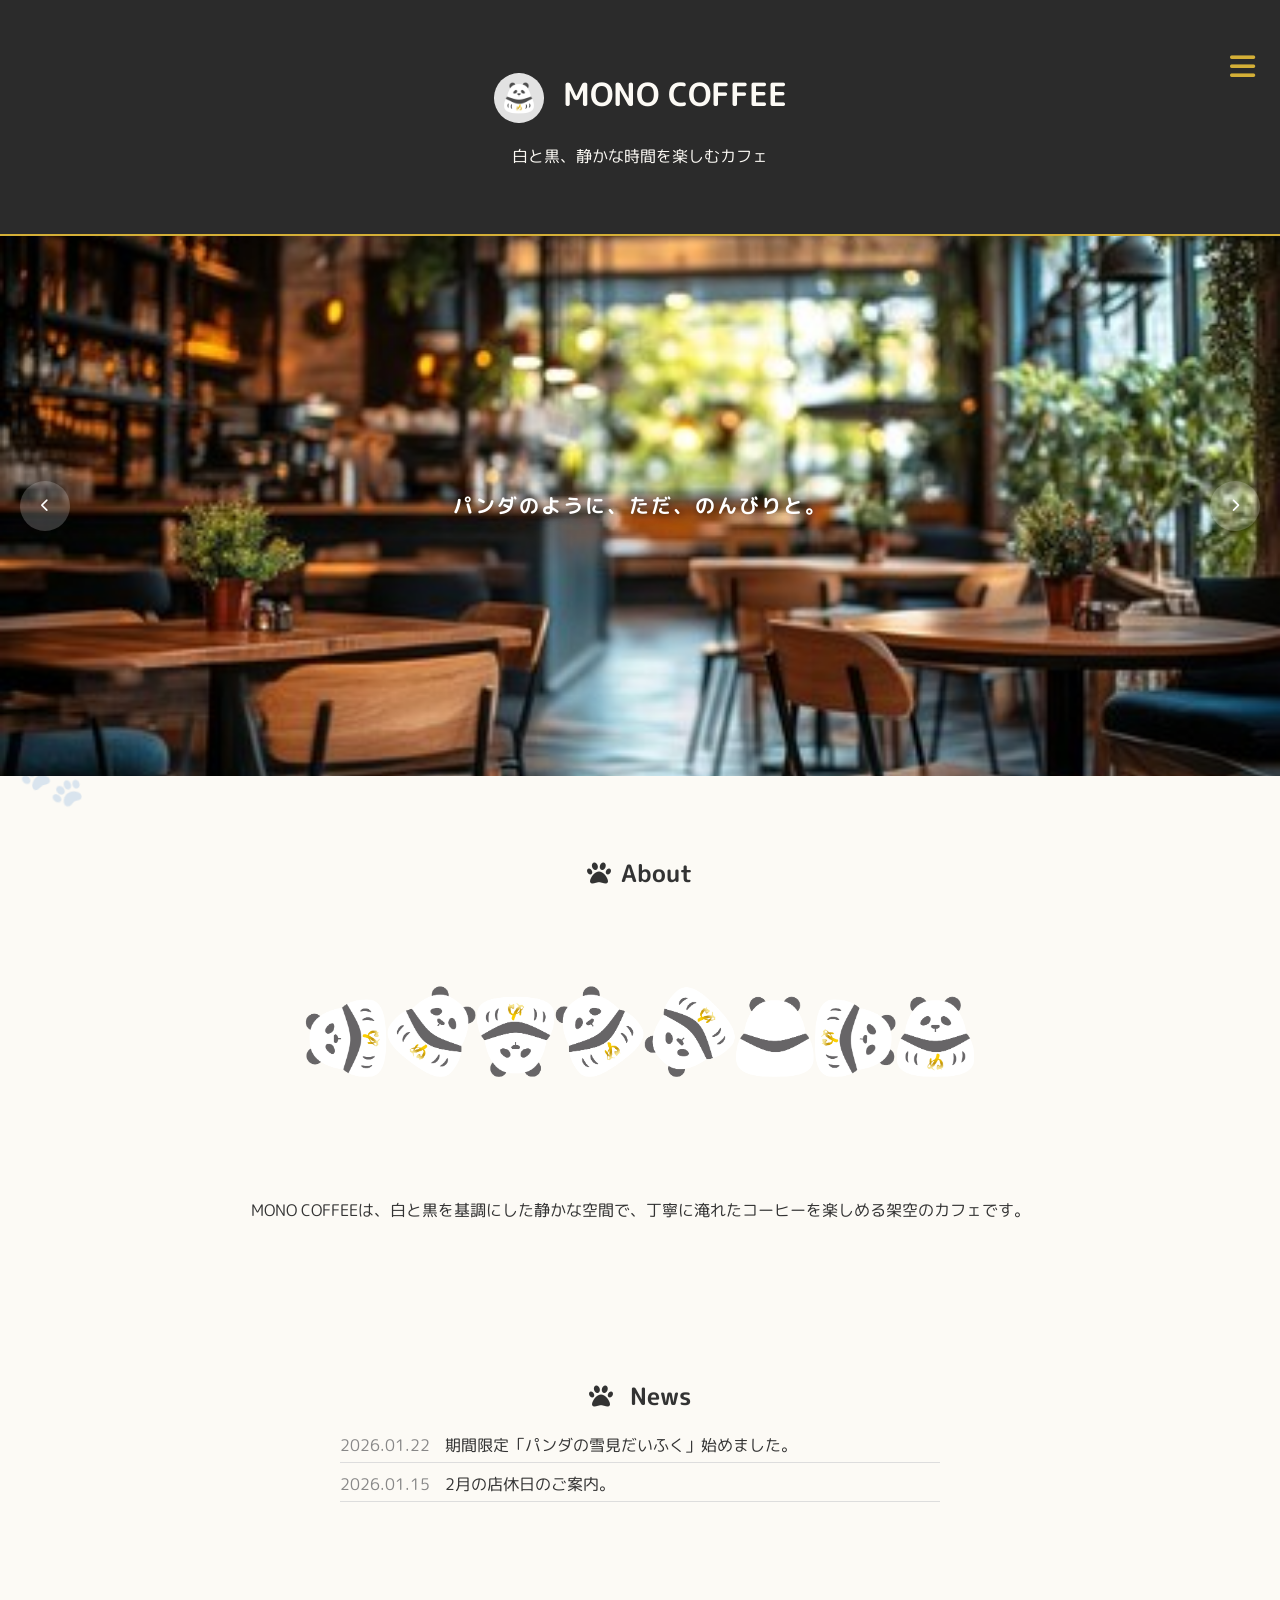
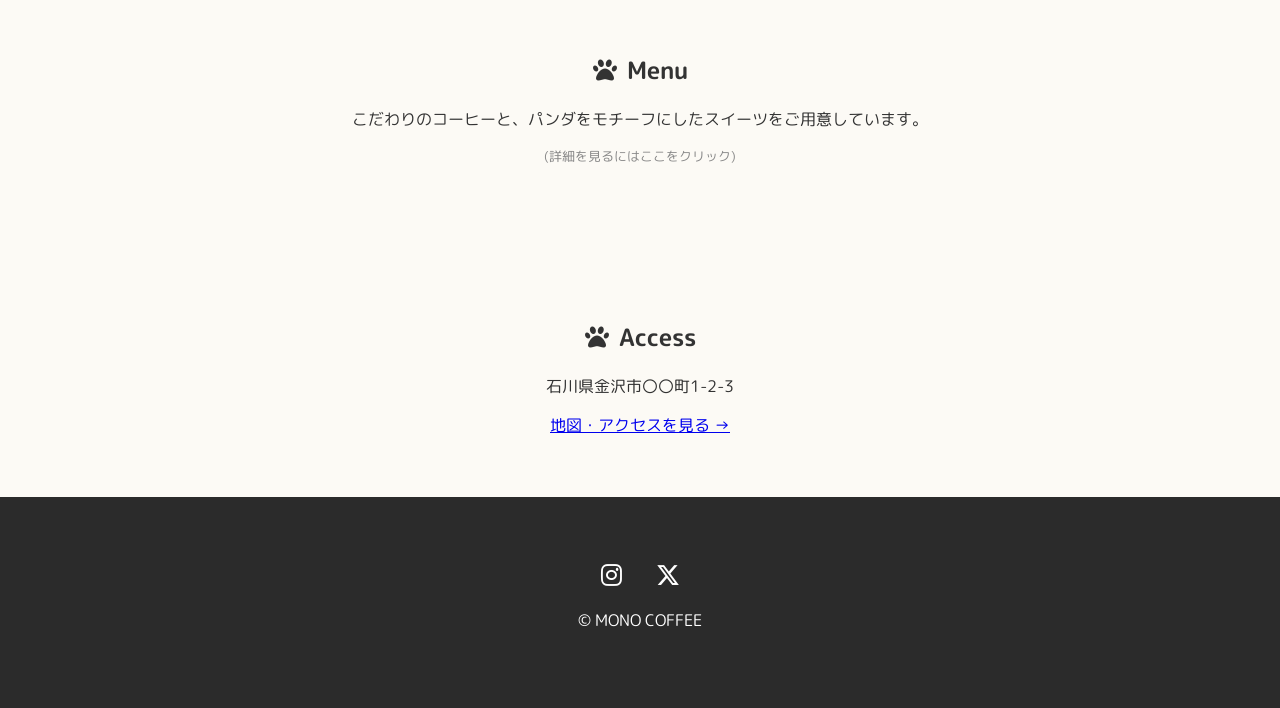
<file: index.html>
<!DOCTYPE html>
<html lang="ja">
<head>
  <meta charset="UTF-8">
  <title>MONO COFFEE</title>
  <link rel="preconnect" href="https://fonts.googleapis.com">
  <link rel="preconnect" href="https://fonts.gstatic.com" crossorigin>
  <link href="https://fonts.googleapis.com/css2?family=M+PLUS+Rounded+1c:wght@400;700&display=swap" rel="stylesheet">
  <link rel="stylesheet" href="https://cdnjs.cloudflare.com/ajax/libs/font-awesome/6.5.1/css/all.min.css">
  <link rel="stylesheet" href="css/style.css">
  <meta name="viewport" content="width=device-width, initial-scale=1.0">
</head>
<body>

  <header>
    <h1>
      <a href="index.html" style="color: inherit; text-decoration: none;">
        <img src="images/panda-logo.JPG" alt="logo" style="height: 50px; vertical-align: middle; margin-right: 10px; border-radius: 50%;">
        MONO COFFEE
      </a>
    </h1>
    <nav>
      <div class="menu-icon"><i class="fa-solid fa-bars"></i></div>
      <ul>
        <li><a href="index.html">Top</a></li>
        <li><a href="concept.html">Concept</a></li>
        <li><a href="index.html#about">About</a></li>
        <li><a href="menu.html">Menu</a></li>
        <li><a href="access.html">Access</a></li>
        <li><a href="reservation.html">Reservation</a></li>
      </ul>
    </nav>
    <p>白と黒、静かな時間を楽しむカフェ</p>
  </header>

  <section class="hero">
    <div class="slider">
      <div class="slide active" style="background-image: url('images/cafe-interior.jpg');"></div>
      <div class="slide" style="background-image: url('images/hero-bg-1.jpg');"></div>
      <div class="slide" style="background-image: url('https://images.unsplash.com/photo-1509042239860-f550ce710b93?auto=format&fit=crop&q=80&w=1000');"></div>
    </div>

    <div class="hero-content">
      <p>パンダのように、ただ、のんびりと。</p>
    </div>

    <button class="slider-prev" id="prevBtn"><i class="fa-solid fa-chevron-left"></i></button>
    <button class="slider-next" id="nextBtn"><i class="fa-solid fa-chevron-right"></i></button>
  </section>

  <main>
    <section id="about" class="about">
      <h2><i class="fa-solid fa-paw" style="margin-right: 10px;"></i>About</h2>
      <div class="container">
        <div class="about-image">
          <img src="images/panda-line.JPG"  alt="About Panda">
        </div>
        <div class="about-text">
          <p>MONO COFFEEは、白と黒を基調にした静かな空間で、丁寧に淹れたコーヒーを楽しめる架空のカフェです。</p>
        </div>
      </div>
    </section>

    <section id="news" class="news">
  <h2><i class="fa-solid fa-paw"></i> News</h2>
  <ul style="list-style: none; padding: 0; max-width: 600px; margin: 0 auto; text-align: left;">
    <li style="margin-bottom: 10px; border-bottom: 1px solid #ddd; padding-bottom: 5px;">
      <span style="color: #888; margin-right: 15px;">2026.01.22</span> 期間限定「パンダの雪見だいふく」始めました。
    </li>
    <li style="margin-bottom: 10px; border-bottom: 1px solid #ddd; padding-bottom: 5px;">
      <span style="color: #888; margin-right: 15px;">2026.01.15</span> 2月の店休日のご案内。
    </li>
  </ul>
</section>

    <section id="menu" class="menu">
      <a href="menu.html" style="text-decoration: none; color: inherit;">
        <h2><i class="fa-solid fa-paw" style="margin-right: 10px;"></i>Menu</h2>
        <p>こだわりのコーヒーと、パンダをモチーフにしたスイーツをご用意しています。</p>
        <p style="color: #888; font-size: 0.8rem;">(詳細を見るにはここをクリック)</p>
      </a>
    </section>

    <section id="access" class="access">
      <h2><i class="fa-solid fa-paw" style="margin-right: 10px;"></i>Access</h2>
      <p>石川県金沢市〇〇町1-2-3</p>
      <a href="access.html" class="access-link">地図・アクセスを見る →</a>
    </section>
  </main>

  <footer>
    <div class="sns-links">
      <a href="#"><i class="fa-brands fa-instagram"></i></a>
      <a href="#"><i class="fa-brands fa-x-twitter"></i></a>
    </div>
    <p>© MONO COFFEE</p>
  </footer>

  <script src="js/script.js"></script>
</body>
</html>
</file>
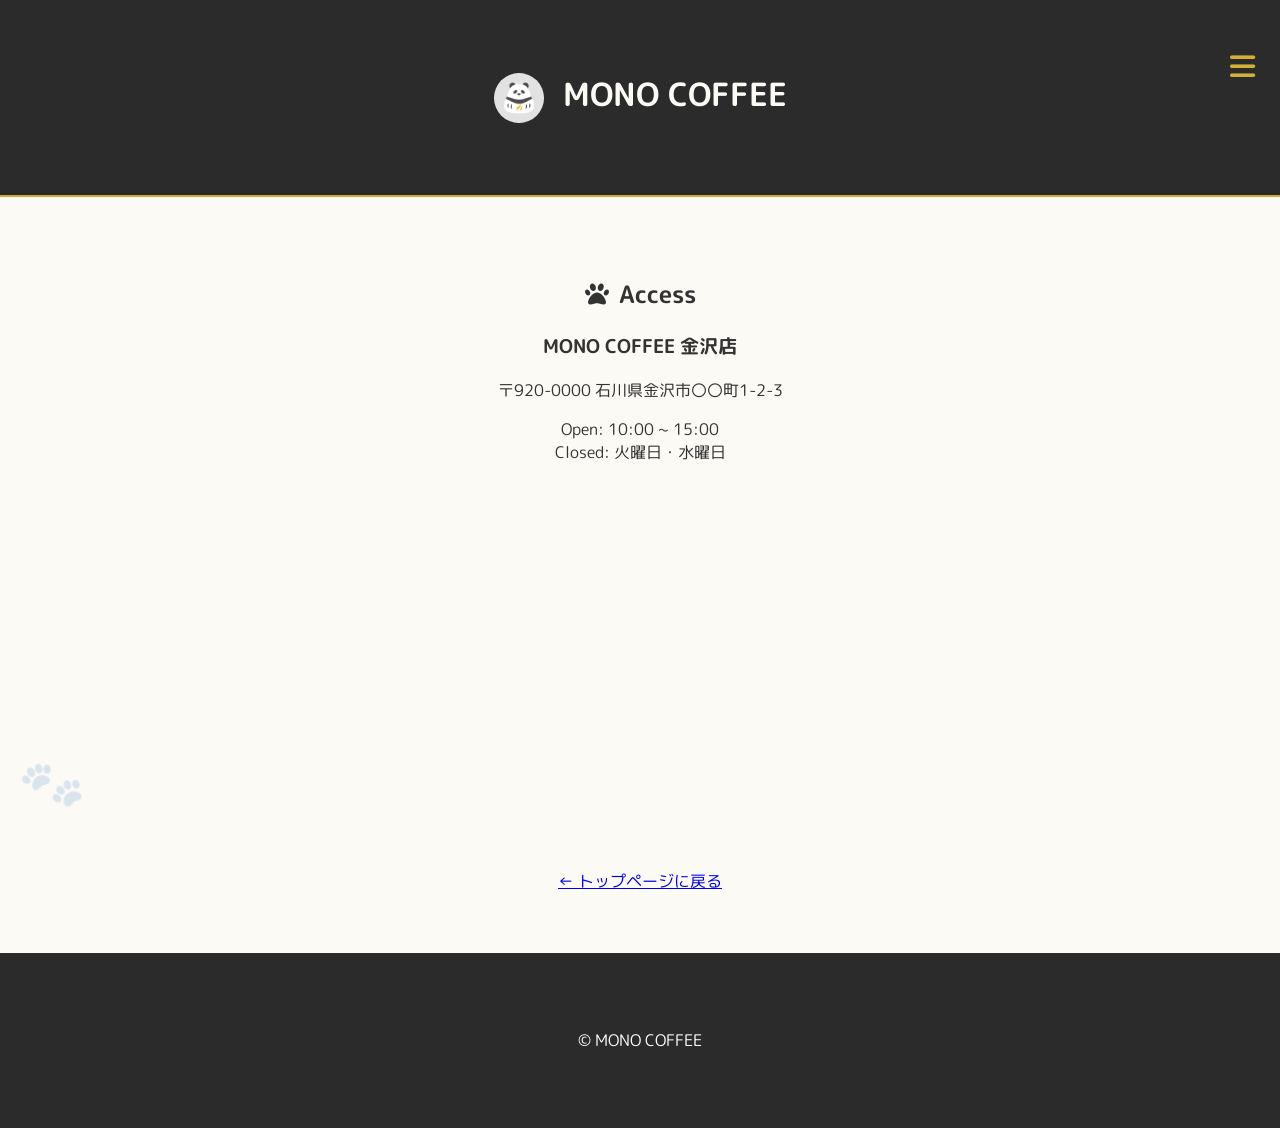
<file: access.html>
<!DOCTYPE html>
<html lang="ja">
<head>
  <meta charset="UTF-8">
  <title>Access - MONO COFFEE</title>
  <meta name="viewport" content="width=device-width, initial-scale=1.0">
  
  <link rel="preconnect" href="https://fonts.googleapis.com">
  <link rel="preconnect" href="https://fonts.gstatic.com" crossorigin>
  <link href="https://fonts.googleapis.com/css2?family=M+PLUS+Rounded+1c:wght@400;700&display=swap" rel="stylesheet">
  <link rel="stylesheet" href="https://cdnjs.cloudflare.com/ajax/libs/font-awesome/6.5.1/css/all.min.css">
  
  <link rel="stylesheet" href="css/style.css">
</head>
<body>

  <header class="menu-header">
    <h1>
      <a href="index.html" style="color: inherit; text-decoration: none;">
        <img src="images/panda-logo.JPG" alt="logo" style="height: 50px; vertical-align: middle; margin-right: 10px; border-radius: 50%;">
        MONO COFFEE
      </a>
    </h1>
    <div class="menu-icon"><i class="fa-solid fa-bars"></i></div>
    <nav>
      <ul>
        <li><a href="index.html">Top</a></li>
        <li><a href="concept.html">Concept</a></li>
        <li><a href="index.html#about">About</a></li>
        <li><a href="menu.html">Menu</a></li>
        <li><a href="access.html">Access</a></li>
        <li><a href="reservation.html">Reservation</a></li>
      </ul>
    </nav>
  </header>

  <main>
    <section class="access-page">
      <h2><i class="fa-solid fa-paw" style="margin-right: 10px;"></i>Access</h2>
      
      <div class="access-container">
        <div class="access-info">
          <h3>MONO COFFEE 金沢店</h3>
          <p class="address">〒920-0000 石川県金沢市〇〇町1-2-3</p>
          
          <div class="info-item">
            <span class="label">Open:</span>
            <span class="detail">10:00 ~ 15:00</span>
          </div>
          <div class="info-item">
            <span class="label">Closed:</span>
            <span class="detail">火曜日・水曜日</span>
          </div>
        </div>

        <div class="map-area">
        <iframe 
         src="https://www.google.com/maps/embed?pb=!1m18!1m12!1m3!1d3204.3729574221713!2d136.6542151!3d36.5658639!2m3!1f0!2f0!3f0!3m2!1i1024!2i768!4f13.1!3m3!1m2!1s0x5ff83366914594c7%3A0xc3f942954f923171!2z6YeR5rKi6aeF!5e0!3m2!1sja!2sjp!4v1705880000000" 
         width="100%" height="350" style="border:0;" allowfullscreen="" loading="lazy">
        </iframe>
        </div>
      </div>

      <div style="margin-top: 50px;">
        <a href="index.html" class="access-link">← トップページに戻る</a>
      </div>
    </section>
  </main>

  <footer>
    <p>© MONO COFFEE</p>
  </footer>

<script src="js/script.js"></script>
</body>
</html>
</file>
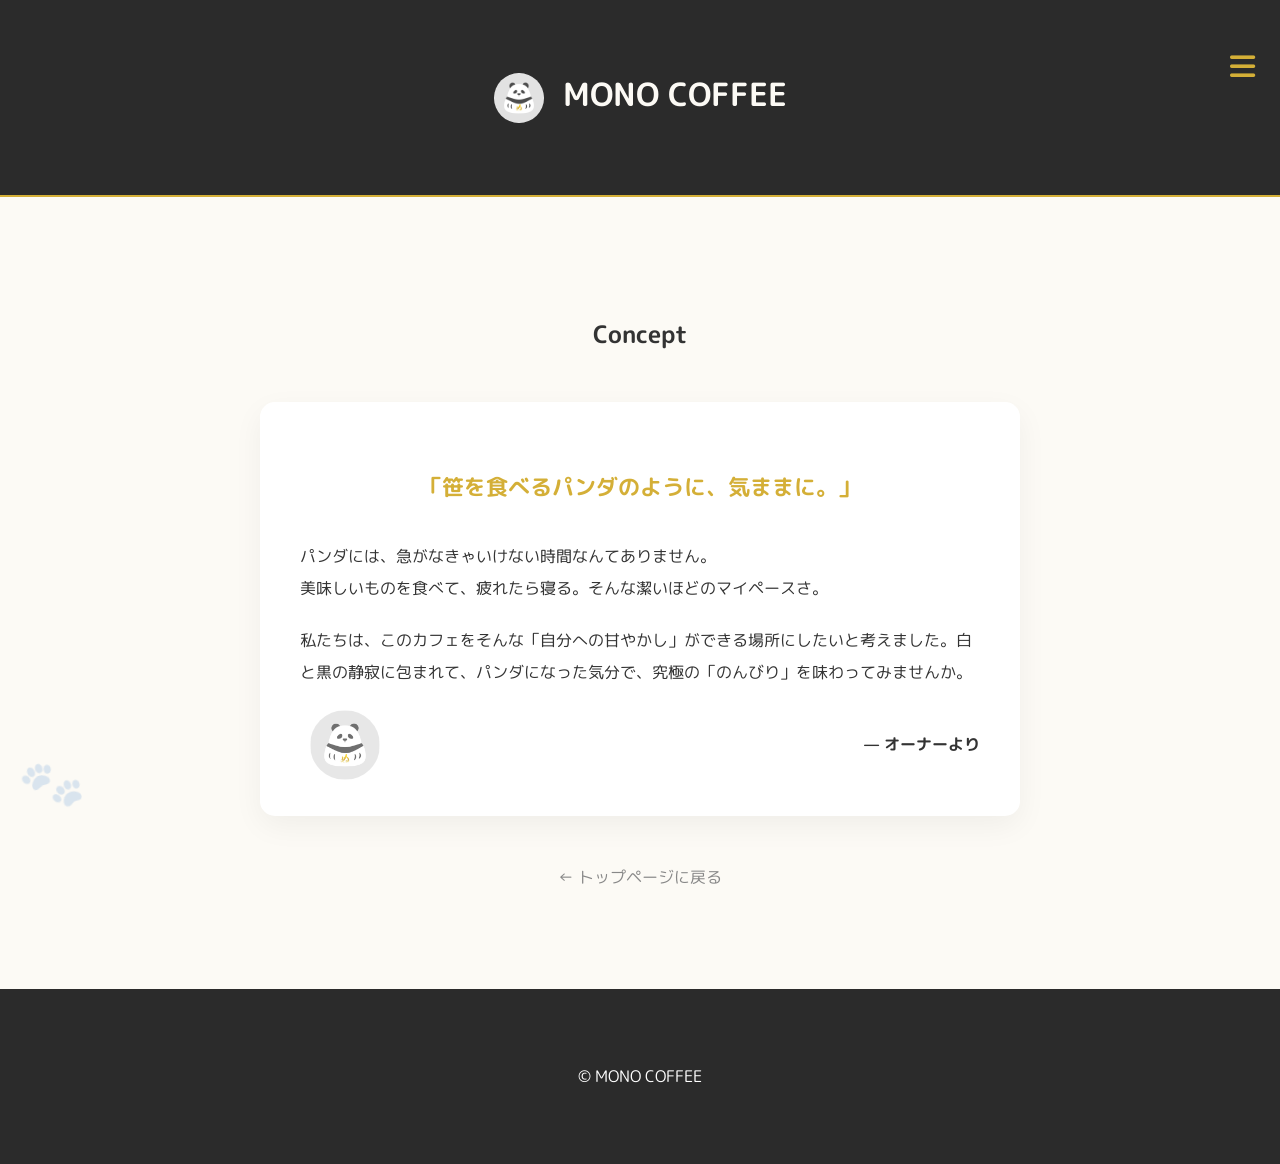
<file: concept.html>
<!DOCTYPE html>
<html lang="ja">
<head>
  <meta charset="UTF-8">
  <title>Concept - MONO COFFEE</title>
  <link rel="preconnect" href="https://fonts.googleapis.com">
  <link rel="preconnect" href="https://fonts.gstatic.com" crossorigin>
  <link href="https://fonts.googleapis.com/css2?family=M+PLUS+Rounded+1c:wght@400;700&display=swap" rel="stylesheet">
  <link rel="stylesheet" href="https://cdnjs.cloudflare.com/ajax/libs/font-awesome/6.5.1/css/all.min.css">
  <link rel="stylesheet" href="css/style.css">
  <meta name="viewport" content="width=device-width, initial-scale=1.0">
</head>
<body>

  <header>
    <h1>
      <a href="index.html" style="color: inherit; text-decoration: none;">
        <img src="images/panda-logo.JPG" alt="logo" style="height: 50px; vertical-align: middle; margin-right: 10px; border-radius: 50%;">
        MONO COFFEE
      </a>
    </h1>
    <nav>
      <div class="menu-icon"><i class="fa-solid fa-bars"></i></div>
      <ul>
         <li><a href="index.html">Top</a></li>
        <li><a href="concept.html">Concept</a></li>
        <li><a href="index.html#about">About</a></li>
        <li><a href="menu.html">Menu</a></li>
        <li><a href="access.html">Access</a></li>
        <li><a href="reservation.html">Reservation</a></li>
      </ul>
    </nav>
  </header>

  <main>
    <section class="concept-page" style="padding: 100px 20px; text-align: center; max-width: 800px; margin: 0 auto;">
      <h2 style="margin-bottom: 50px;">Concept</h2>
      
      <div style="background-color: #fff; padding: 40px; border-radius: 15px; box-shadow: 0 10px 30px rgba(0,0,0,0.05); line-height: 2; position: relative;">
        <p style="font-size: 1.4rem; font-weight: bold; color: #d4af37; margin-bottom: 30px;">
          「笹を食べるパンダのように、気ままに。」
        </p>
        <p style="text-align: left; margin-bottom: 20px;">
          パンダには、急がなきゃいけない時間なんてありません。<br>
          美味しいものを食べて、疲れたら寝る。そんな潔いほどのマイペースさ。
        </p>
        <p style="text-align: left; margin-bottom: 40px;">
          私たちは、このカフェをそんな「自分への甘やかし」ができる場所にしたいと考えました。白と黒の静寂に包まれて、パンダになった気分で、究極の「のんびり」を味わってみませんか。
        </p>
        <p style="text-align: right; font-weight: bold;">— オーナーより</p>

        <img src="images/panda-logo.JPG" alt="logo" 
             style="position: absolute; bottom: 35.5px; left: 50px; width: 70px; opacity: 0.8; border-radius: 50%;">
      </div>

      <div style="margin-top: 50px;">
        <a href="index.html" style="text-decoration: none; color: #888;">← トップページに戻る</a>
      </div>
    </section>
  </main>

  <footer>
    <p>© MONO COFFEE</p>
  </footer>

  <script src="js/script.js"></script>
</body>
</html>
</file>
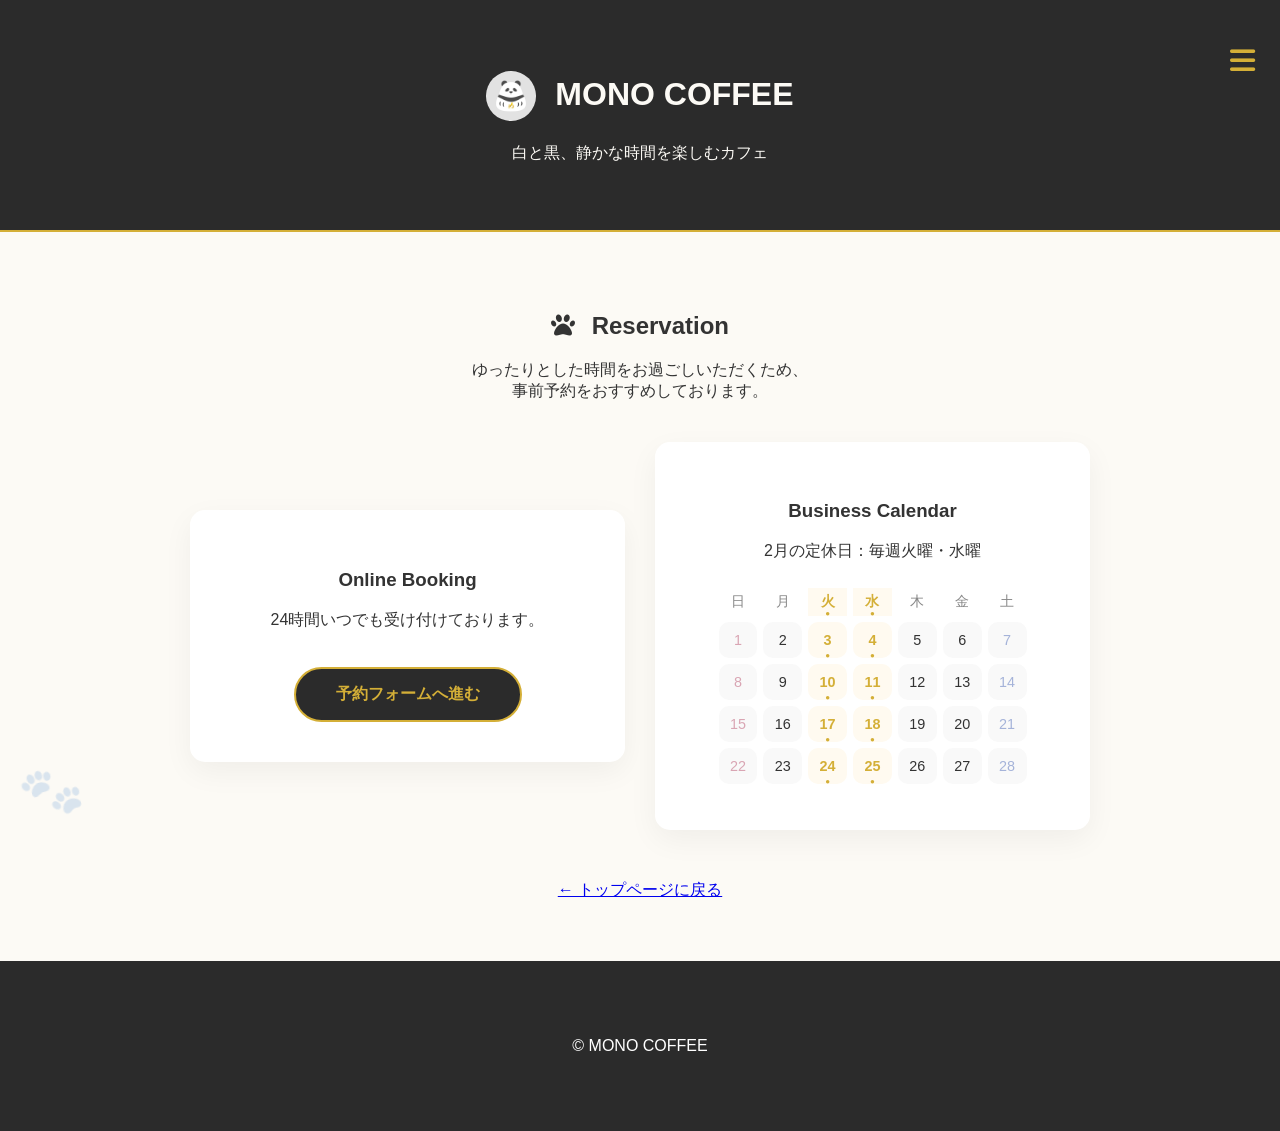
<file: reservation.html>
<!DOCTYPE html>
<html lang="ja">
<head>
  <meta charset="UTF-8">
  <title>Reservation - MONO COFFEE</title>
  <meta name="viewport" content="width=device-width, initial-scale=1.0">
  <link rel="stylesheet" href="css/style.css">
  <link rel="stylesheet" href="https://cdnjs.cloudflare.com/ajax/libs/font-awesome/6.5.1/css/all.min.css">
  </head>
<body>

 <header>
  <h1>
    <a href="index.html" style="color: inherit; text-decoration: none;">
      <img src="images/panda-logo.JPG" alt="logo" style="height: 50px; vertical-align: middle; margin-right: 10px; border-radius: 50%;">
      MONO COFFEE
    </a>
  </h1>
  <nav>
    <div class="menu-icon"><i class="fa-solid fa-bars"></i></div>
    <ul>
        <li><a href="index.html">Top</a></li>
        <li><a href="concept.html">Concept</a></li>
        <li><a href="index.html#about">About</a></li>
        <li><a href="menu.html">Menu</a></li>
        <li><a href="access.html">Access</a></li>
        <li><a href="reservation.html">Reservation</a></li>
    </ul>
  </nav>
  <p>白と黒、静かな時間を楽しむカフェ</p>
</header>

  <main>
    <section class="reservation-page">
      <h2><i class="fa-solid fa-paw"></i> Reservation</h2>
      <p>ゆったりとした時間をお過ごしいただくため、<br>事前予約をおすすめしております。</p>

      <div class="container">
        <div class="reserve-card">
          <h3>Online Booking</h3>
          <p>24時間いつでも受け付けております。</p>
          <a href="#" class="reserve-button">予約フォームへ進む</a>
        </div>

        <div class="calendar-card">
          <h3>Business Calendar</h3>
          <p>2月の定休日：毎週火曜・水曜</p>
    <table class="calendar-table">
        <thead>
        <tr><th>日</th><th>月</th><th class="off">火</th><th class="off">水</th><th>木</th><th>金</th><th>土</th></tr>
        </thead>
    <tbody>
        <tr><td>1</td><td>2</td><td class="off">3</td><td class="off">4</td><td>5</td><td>6</td><td>7</td></tr>
        <tr><td>8</td><td>9</td><td class="off">10</td><td class="off">11</td><td>12</td><td>13</td><td>14</td></tr>
        <tr><td>15</td><td>16</td><td class="off">17</td><td class="off">18</td><td>19</td><td>20</td><td>21</td></tr>
        <tr><td>22</td><td>23</td><td class="off">24</td><td class="off">25</td><td>26</td><td>27</td><td>28</td></tr>
        </tbody>
    </table>
        </div>
      </div>

      <div style="margin-top: 50px;">
        <a href="index.html" class="access-link">← トップページに戻る</a>
      </div>
    </section>
  </main>

  <footer>
    <p>© MONO COFFEE</p>
  </footer>

  <script src="js/script.js"></script>
</body>
</html>
</file>
<file: css/style.css>
/* --- 1. 全体設定 --- */
*, *::before, *::after {
  box-sizing: border-box;
}

html {
  scroll-behavior: smooth;
}

body {
  margin: 0;
  padding: 0;
  overflow-x: hidden;
  width: 100%;
  font-family: "M PLUS Rounded 1c", sans-serif; 
  background-color: #fcfaf5;
  background-image: radial-gradient(#e0ddd5 0.5px, transparent 0.5px);
  background-size: 20px 20px;
  color: #333;
  position: relative; /* 足跡の基準 */
}

/* 足跡（共通設定） */
body::before, body::after {
  content: "🐾";
  position: fixed;
  font-size: 50px;
  opacity: 0.15; /* 少し薄くするとより上品になります */
  z-index: -1;
}
body::before { top: 50px; right: 30px; transform: rotate(20deg); }
body::after { bottom: 80px; left: 20px; transform: rotate(-15deg); }

/* --- 2. ヘッダー --- */
header {
  text-align: center;
  padding: 50px 20px;
  background-color: #2b2b2b;
  color: #fcfaf5;
  border-bottom: 2px solid #d4af37;
  position: relative;
}

header h1 a {
  color: #d4af37;
  text-decoration: none;
}

.menu-icon {
  display: block; 
  font-size: 1.8rem;
  color: #d4af37;
  cursor: pointer;
  position: absolute;
  top: 45px;
  right: 25px;
}

/* ナビゲーション */
nav ul {
  list-style: none;
  display: none; 
  flex-direction: column;
  position: absolute;
  top: 100%;
  left: 0;
  width: 100%;
  background-color: #2b2b2b;
  padding: 20px 0;
  z-index: 1000;
  margin: 0;
}
nav ul.active { display: flex; }
/* --- 2. ヘッダー（ナビゲーション部分） --- */
nav a {
  text-decoration: none;
  color: #fff;
  font-weight: bold;
  display: block;
  padding: 15px 0; /* 少し押しやすく広げました */
  transition: all 0.3s ease; /* 変化をふわっとさせる */
}

/* ★ここから追加：カーソルを合わせた時の強調 */
nav a:hover {
  background-color: rgba(212, 175, 55, 0.2); /* ゴールドを薄く背景に */
  color: #d4af37; /* 文字色をゴールドに */
  padding-left: 20px; /* 少し右に動いて「選んでる感」を出す */
}

/* --- 変更：.hero の背景指定を消して、スライド用の設定にする --- */
.hero {
  height: 60vh;
  position: relative; /* 子要素のスライドを重ねるための基準 */
  overflow: hidden;   /* はみ出た画像を隠す */
  display: flex;
  align-items: center;
  justify-content: center;
  color: #fff;
}

/* スライド全体を広げる */
.slider {
  position: absolute;
  top: 0;
  left: 0;
  width: 100%;
  height: 100%;
  z-index: 1;
}

/* 各スライドの設定 */
.slide {
  position: absolute;
  width: 100%;
  height: 100%;
  background-size: cover;
  background-position: center;
  opacity: 0; /* 最初は隠す */
  transition: opacity 1.5s ease-in-out; /* ふわっと切り替わる */
}

.slide.active {
  opacity: 1; /* activeクラスがついた時だけ表示 */
}

/* スライド個別に色を重ねるのではなく、親要素(slider)に1枚だけ重ねる */
.slider::after {
  content: "";
  position: absolute;
  top: 0;
  left: 0;
  width: 100%;
  height: 100%;
  background: rgba(0, 0, 0, 0); /* ここで全体の暗さを調整 */
  z-index: 2; /* スライド画像(z-index:1)より上に重ねる */
  pointer-events: none; /* 下にあるボタンを押せるようにする */
}

/* 元の .slide::before は削除するか、中身を空にしてください */
.slide::before {
  display: none;
}

/* --- ここからは元のデザインを維持！ --- */
.hero-content {
  position: relative;
  z-index: 2; /* スライドより上に文字を出す */
}

.hero-content p {
  font-size: 1.24rem;
  letter-spacing: 0.1em;
  text-shadow: 2px 2px 10px rgba(0, 0, 0, 0.8);
  margin: 0;
  font-weight: bold;
}

/* 矢印ボタンのデザイン（新しく追加） */
.slider-prev, .slider-next {
  position: absolute;
  top: 50%;
  transform: translateY(-50%);
  background: rgba(255, 255, 255, 0.2);
  color: white;
  border: none;
  width: 50px;
  height: 50px;
  border-radius: 50%;
  cursor: pointer;
  z-index: 3;
  transition: 0.3s;
}

.slider-prev:hover, .slider-next:hover {
  background: rgba(212, 175, 55, 0.8);
}
.slider-prev { left: 20px; }
.slider-next { right: 20px; }

/* 以下の section や .container はそのままでOK！ */
section {
  padding: 60px 20px;
  text-align: center;
}
/* ...以下略... */

.hero-content p {
  font-size: 1.24rem;
  letter-spacing: 0.1em;
  text-shadow: 2px 2px 10px rgba(0, 0, 0, 0.8);
  margin: 0;
  font-weight: bold;
}

section {
  padding: 60px 20px;
  text-align: center;
}

.container {
  display: flex;
  flex-direction: column;
  align-items: center;
  max-width: 900px;
  margin: 0 auto;
  gap: 20px;
}

.about-image img {
  width: 100%;
  max-width: 720px;
  border-radius: 10px;
}

/* --- 4. ニュースセクション --- */
.news ul {
  list-style: none;
  padding: 0;
  max-width: 600px;
  margin: 0 auto;
  text-align: left;
}

.news li {
  display: flex;
  margin-bottom: 10px;
  border-bottom: 1px solid #ddd;
  padding-bottom: 5px;
  transition: 0.3s;
}

.news li:hover {
  background-color: rgba(212, 175, 55, 0.1);
  padding-left: 10px;
}

/* --- 5. メニューレイアウト共通 --- */
.menu-thumb {
  width: 60px;
  height: 60px;
  object-fit: cover;
  border-radius: 50%;
  margin-right: 15px;
  flex-shrink: 0; /* これで画像が潰れなくなります */
}

/* 肉球アイコン（フォントオーサム用） */
.fa-paw {
  margin-right: 10px;
}

/* メニューのリストを整える */
.menu-list li {
  display: flex;
  align-items: center; /* ★ここをcenterにすると画像と文字の高さが揃う */
  margin-bottom: 20px;
  width: 100%;
}

/* 点線をより安定させる */
.menu-info {
  flex: 1;
  display: flex;
  align-items: center; /* ★ここをbaselineからcenterに変更 */
}

.menu-list .line {
  flex: 1;
  border-bottom: 1px dotted #ccc;
  margin: 0 10px;
  height: 1px;
  align-self: center;
}

/* 値段を少し強調 */
.price {
  font-weight: bold;
}
/* --- 6. フッター --- */
footer {
  background-color: #2b2b2b;
  color: #fff;
  padding: 60px 20px;
  text-align: center;
}
.sns-links a { color: #fff; margin: 0 15px; font-size: 1.5rem; }

/* --- 写真拡大（モーダル）の設定 --- */
/* 背景：画面全体を覆う黒い膜 */
.modal-overlay {
  display: none; /* 普段は隠す */
  position: fixed;
  top: 0;
  left: 0;
  width: 100%;
  height: 100%;
  background-color: rgba(0, 0, 0, 0.9); /* 背景を暗く */
  z-index: 2000; /* ヘッダーよりも上に表示 */
  cursor: pointer;
}

/* 拡大画像 */
.modal-content {
  position: absolute;
  top: 50%;
  left: 50%;
  transform: translate(-50%, -50%);
  max-width: 90%;
  max-height: 80%;
  border: 3px solid #fff;
  border-radius: 8px;
}

/* 右上の×ボタン */
.modal-close {
  position: absolute;
  top: 20px;
  right: 30px;
  color: #fff;
  font-size: 40px;
  font-weight: bold;
  cursor: pointer;
}

/* メニュー画像にマウスを乗せた時に「押せる」と分からせる */
.menu-thumb {
  cursor: pointer;
  transition: opacity 0.3s;
}
.menu-thumb:hover {
  opacity: 0.8;
}
/* 予約・カレンダーページのレイアウト */
.reservation-page .container {
  display: grid;
  grid-template-columns: 1fr; /* スマホでは縦並び */
  gap: 30px;
  margin-top: 40px;
}

/* PCサイズでは横に並べる */
@media (min-width: 768px) {
  .reservation-page .container {
    grid-template-columns: 1fr 1fr;
  }
}

.reserve-card, .calendar-card {
  background: #fff;
  padding: 40px 20px;
  border-radius: 15px;
  box-shadow: 0 10px 30px rgba(0,0,0,0.05);
}

.reserve-button {
  display: inline-block;
  background-color: #2b2b2b;
  color: #d4af37;
  border: 2px solid #d4af37;
  padding: 15px 40px;
  text-decoration: none;
  border-radius: 30px;
  font-weight: bold;
  margin-top: 20px;
  transition: 0.3s;
}

.reserve-button:hover {
  background-color: #d4af37;
  color: #fff;
}
/* --- 7. カレンダー詳細デザイン --- */
.calendar-card {
  text-align: center;
}

.calendar-table {
  width: 100%;
  max-width: 320px; /* 少しスリムにして可愛く */
  margin: 20px auto 0;
  border-collapse: separate;
  border-spacing: 6px; /* 日付の間に隙間を作る */
}

.calendar-table th {
  padding: 5px 0;
  font-size: 0.85rem;
  color: #888;
  font-weight: normal;
}

.calendar-table td {
  padding: 10px 0;
  background-color: #f9f9f9; /* ほんのりグレーの箱 */
  border-radius: 10px; /* 角を丸くしてパンダ感を出す */
  font-size: 0.9rem;
  transition: 0.3s;
}

/* 定休日のデザイン */
.calendar-table .off {
  background-color: #fffaf0; /* 休みは少し色を変える */
  color: #d4af37;
  font-weight: bold;
  position: relative;
}

/* 休みの日だけに金色の「●」を付ける */
.calendar-table .off::after {
  content: "●";
  font-size: 8px;
  position: absolute;
  bottom: -2px;
  left: 50%;
  transform: translateX(-50%);
}

/* 土日の色（お好みで！） */
.calendar-table tr td:first-child { color: #d9a5b3; } /* 日曜日を少し赤っぽく */
.calendar-table tr td:last-child { color: #a5b3d9; }  /* 土曜日を少し青っぽく */
</file>
